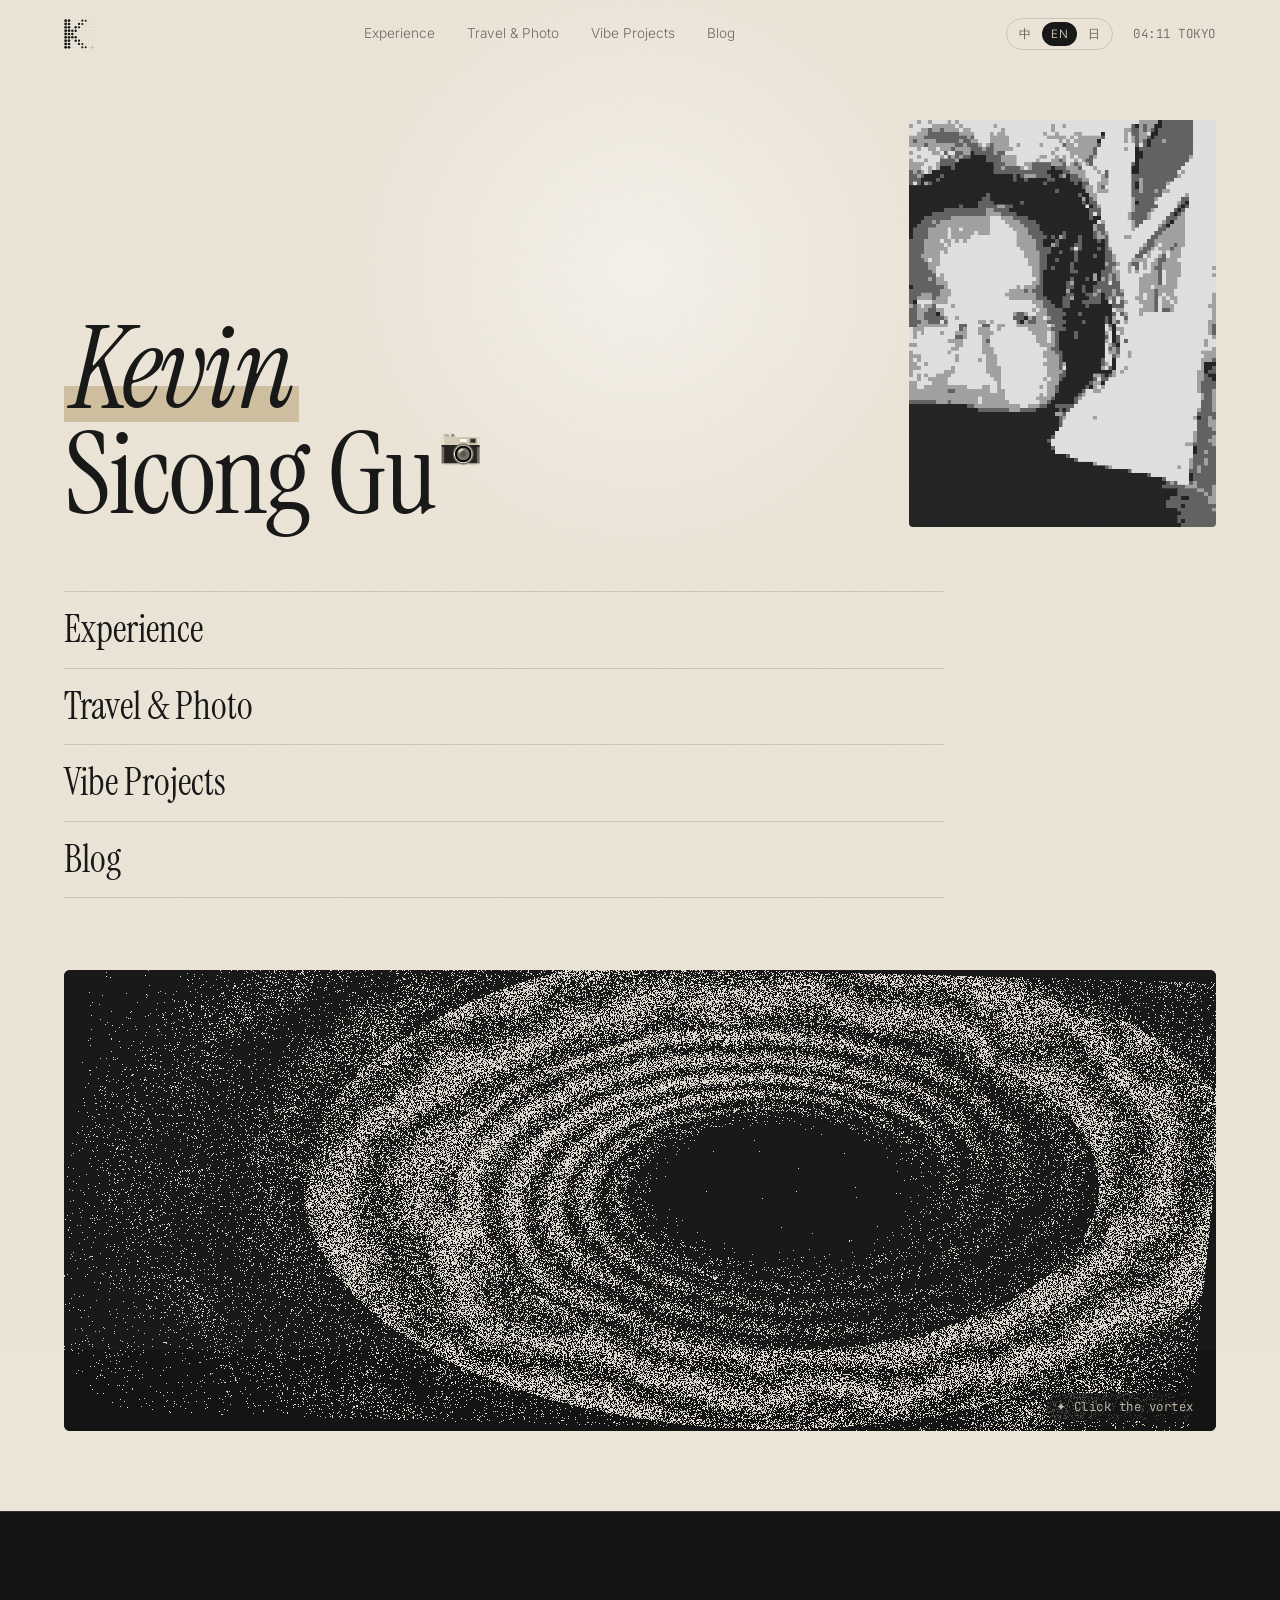
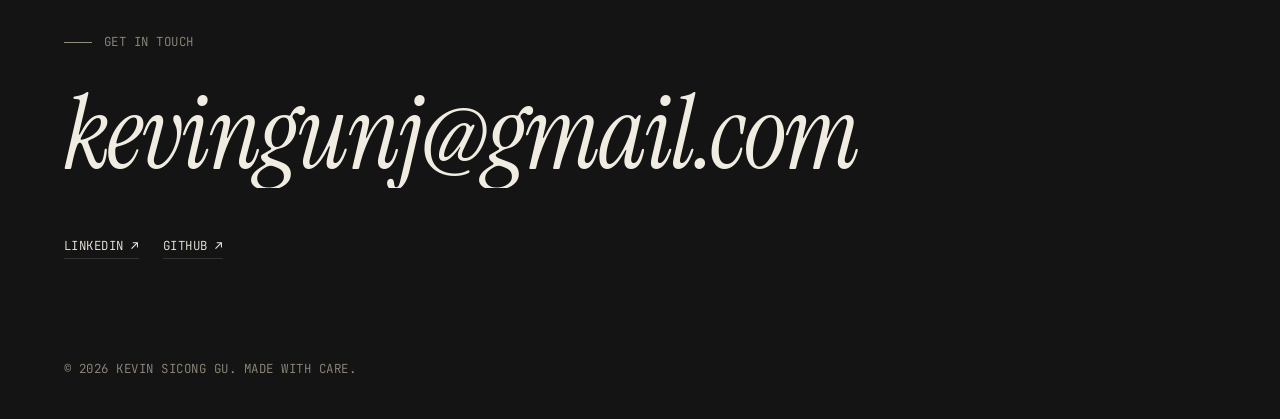
<file: index.html>
<!doctype html>
<html lang="en">
<head>
  <meta charset="utf-8" />
  <meta name="viewport" content="width=device-width, initial-scale=1" />
  <!-- 静态默认值（English）：链接预览与爬虫读取这里；JS 会按语言替换 -->
  <title>Kevin Sicong Gu — Energy Storage Electrical Engineer at CATL</title>
  <meta name="google-site-verification" content="x3fGJMdx3shcHbO05yBfcurWJcnv7KqSDE94bFbAJ0c" />
  <meta name="description" content="Kevin Sicong Gu (顾思聪), energy storage electrical engineer at CATL. Experience, photography and travel, vibe projects and a blog." />
  <meta property="og:type" content="website" />
  <meta property="og:title" content="Kevin Sicong Gu — Energy Storage Electrical Engineer at CATL" />
  <meta property="og:description" content="Kevin Sicong Gu (顾思聪), energy storage electrical engineer at CATL. Experience, photography and travel, vibe projects and a blog." />
  <meta property="og:image" content="https://kevinscsatoshi.github.io/assets/portrait.png" />
  <link rel="alternate" hreflang="en" href="https://kevinscsatoshi.github.io/" />
  <link rel="alternate" hreflang="zh-CN" href="https://kevinscsatoshi.github.io/?lang=zh" />
  <link rel="alternate" hreflang="ja" href="https://kevinscsatoshi.github.io/?lang=ja" />
  <link rel="alternate" hreflang="x-default" href="https://kevinscsatoshi.github.io/" />
  <meta property="og:url" content="https://kevinscsatoshi.github.io/" />
  <meta name="twitter:card" content="summary" />
  <meta name="theme-color" content="#ece5d7" />
  <link rel="icon" href="favicon.svg?v=dev" type="image/svg+xml" />
  <link rel="apple-touch-icon" href="assets/apple-touch-icon.png" />
  <link rel="preconnect" href="https://fonts.googleapis.com" />
  <link rel="preconnect" href="https://fonts.gstatic.com" crossorigin />
  <link href="https://fonts.googleapis.com/css2?family=Instrument+Serif:ital@0;1&family=Inter:wght@300;400;500;600&family=JetBrains+Mono:wght@400;500&family=Noto+Serif+JP:wght@400;500&family=Noto+Serif+SC:wght@400;500&display=swap" rel="stylesheet" />
  <script type="application/ld+json">
{
  "@context": "https://schema.org",
  "@graph": [
    {
      "@type": "WebSite",
      "@id": "https://kevinscsatoshi.github.io/#website",
      "url": "https://kevinscsatoshi.github.io/",
      "name": "Kevin Sicong Gu",
      "inLanguage": [
        "en",
        "zh-CN",
        "ja"
      ]
    },
    {
      "@type": "Person",
      "@id": "https://kevinscsatoshi.github.io/#person",
      "name": "Kevin Sicong Gu",
      "alternateName": [
        "顾思聪",
        "顧 思聡",
        "Sicong Gu",
        "Kevin Gu"
      ],
      "url": "https://kevinscsatoshi.github.io/",
      "image": "https://kevinscsatoshi.github.io/assets/portrait.png",
      "sameAs": [
        "https://www.linkedin.com/in/kevin-ko-/",
        "https://github.com/Kevinscsatoshi"
      ]
    }
  ]
}
  </script>
  <script>document.documentElement.classList.add("js");setTimeout(function(){document.documentElement.classList.add("ready")},2000)</script>
  <link rel="stylesheet" href="style.css?v=dev" />
</head>
<body data-page="home">
  <div class="grain" aria-hidden="true"></div>
  <div class="spotlight" aria-hidden="true"></div>

  <!-- 顶栏、页脚由 main.js 生成（所有页面共用） -->
  <header class="nav" id="site-nav"></header>

  <!-- 首页：只放名字与四个入口 -->
  <main class="hero" id="top">
    <div class="hero-grid">
      <div class="hero-main">
        <h1 class="hero-title reveal" id="hero-title">Kevin Sicong Gu</h1>
      </div>
      <figure class="portrait reveal">
        <img id="portrait" alt="Kevin Sicong Gu" width="773" height="1024" />
      </figure>
    </div>
    <ol class="index reveal" id="home-index"></ol>
    <!-- 点阵艺术：生成式漩涡（art.js） -->
    <figure class="art reveal">
      <canvas id="art" aria-hidden="true"></canvas>
      <figcaption class="art-hint mono" data-i18n="egg.hint">✦ Click the vortex</figcaption>
    </figure>
  </main>

  <footer class="footer dark" id="site-footer"></footer>

  <script src="i18n.js?v=dev"></script>
  <script src="content.js?v=dev"></script>
  <script src="main.js?v=dev"></script>
  <script src="art.js?v=dev"></script>
</body>
</html>
</file>
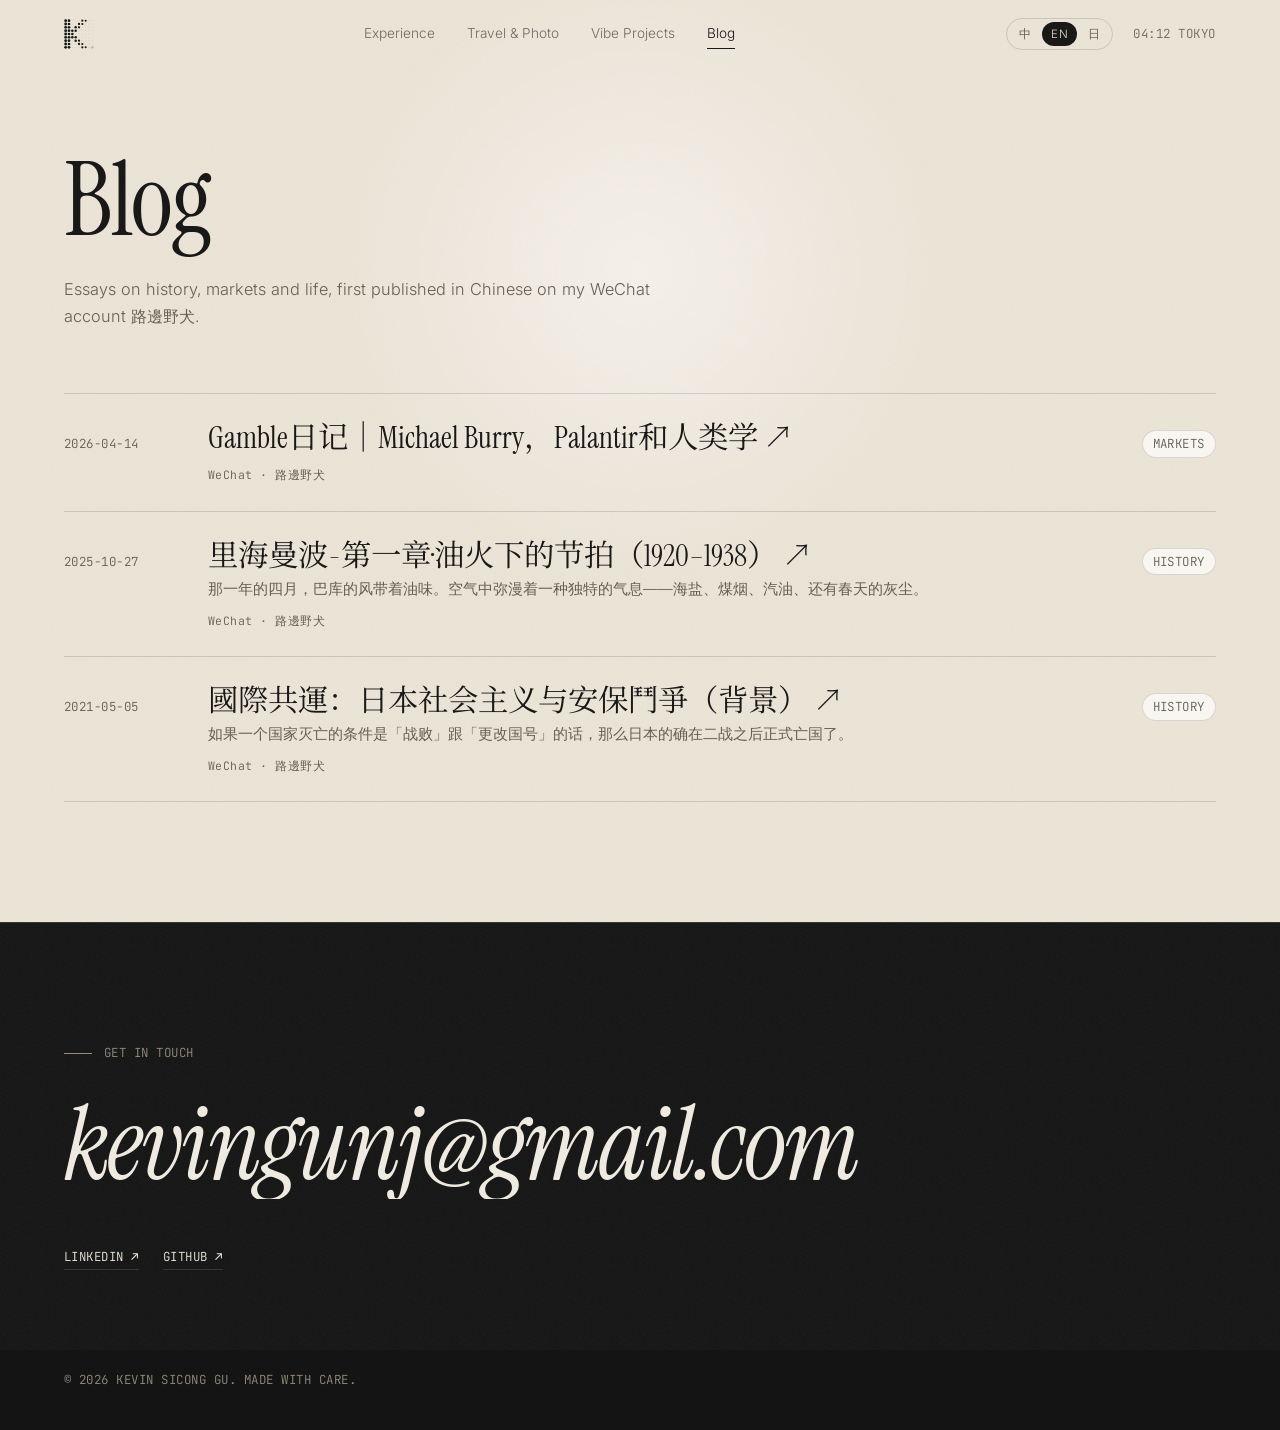
<file: blog.html>
<!doctype html>
<html lang="en">
<head>
  <meta charset="utf-8" />
  <meta name="viewport" content="width=device-width, initial-scale=1" />
  <!-- 静态默认值（English）：链接预览与爬虫读取这里；JS 会按语言替换 -->
  <title>Blog — Kevin Sicong Gu</title>
  <meta name="description" content="Notes on work, photography, markets and building things." />
  <meta property="og:type" content="website" />
  <meta property="og:title" content="Blog — Kevin Sicong Gu" />
  <meta property="og:description" content="Notes on work, photography, markets and building things." />
  <meta property="og:image" content="https://kevinscsatoshi.github.io/assets/portrait.png" />
  <link rel="alternate" hreflang="en" href="https://kevinscsatoshi.github.io/blog.html" />
  <link rel="alternate" hreflang="zh-CN" href="https://kevinscsatoshi.github.io/blog.html?lang=zh" />
  <link rel="alternate" hreflang="ja" href="https://kevinscsatoshi.github.io/blog.html?lang=ja" />
  <link rel="alternate" hreflang="x-default" href="https://kevinscsatoshi.github.io/blog.html" />
  <meta property="og:url" content="https://kevinscsatoshi.github.io/blog.html" />
  <meta name="twitter:card" content="summary" />
  <meta name="theme-color" content="#ece5d7" />
  <link rel="icon" href="favicon.svg?v=dev" type="image/svg+xml" />
  <link rel="apple-touch-icon" href="assets/apple-touch-icon.png" />
  <link rel="preconnect" href="https://fonts.googleapis.com" />
  <link rel="preconnect" href="https://fonts.gstatic.com" crossorigin />
  <link href="https://fonts.googleapis.com/css2?family=Instrument+Serif:ital@0;1&family=Inter:wght@300;400;500;600&family=JetBrains+Mono:wght@400;500&family=Noto+Serif+JP:wght@400;500&family=Noto+Serif+SC:wght@400;500&display=swap" rel="stylesheet" />
  <link rel="stylesheet" href="style.css?v=dev" />
</head>
<body data-page="blog">
  <div class="grain" aria-hidden="true"></div>
  <div class="spotlight" aria-hidden="true"></div>

  <!-- 顶栏、页脚由 main.js 生成（所有页面共用） -->
  <header class="nav" id="site-nav"></header>

  <main class="page">
    <header class="page-head reveal">
      <h1 class="page-title"><span data-i18n="pages.blog.title">Blog</span> <span class="alt" lang="en" data-i18n="pages.blog.alt"></span></h1>
      <p class="page-intro" data-i18n="pages.blog.intro">Essays on history, markets and life — first published (in Chinese) on my WeChat account 路邊野犬.</p>
    </header>
    <ul class="posts" id="posts"></ul>
  </main>

  <footer class="footer dark" id="site-footer"></footer>

  <script src="i18n.js?v=dev"></script>
  <script src="content.js?v=dev"></script>
  <script src="main.js?v=dev"></script>
</body>
</html>
</file>
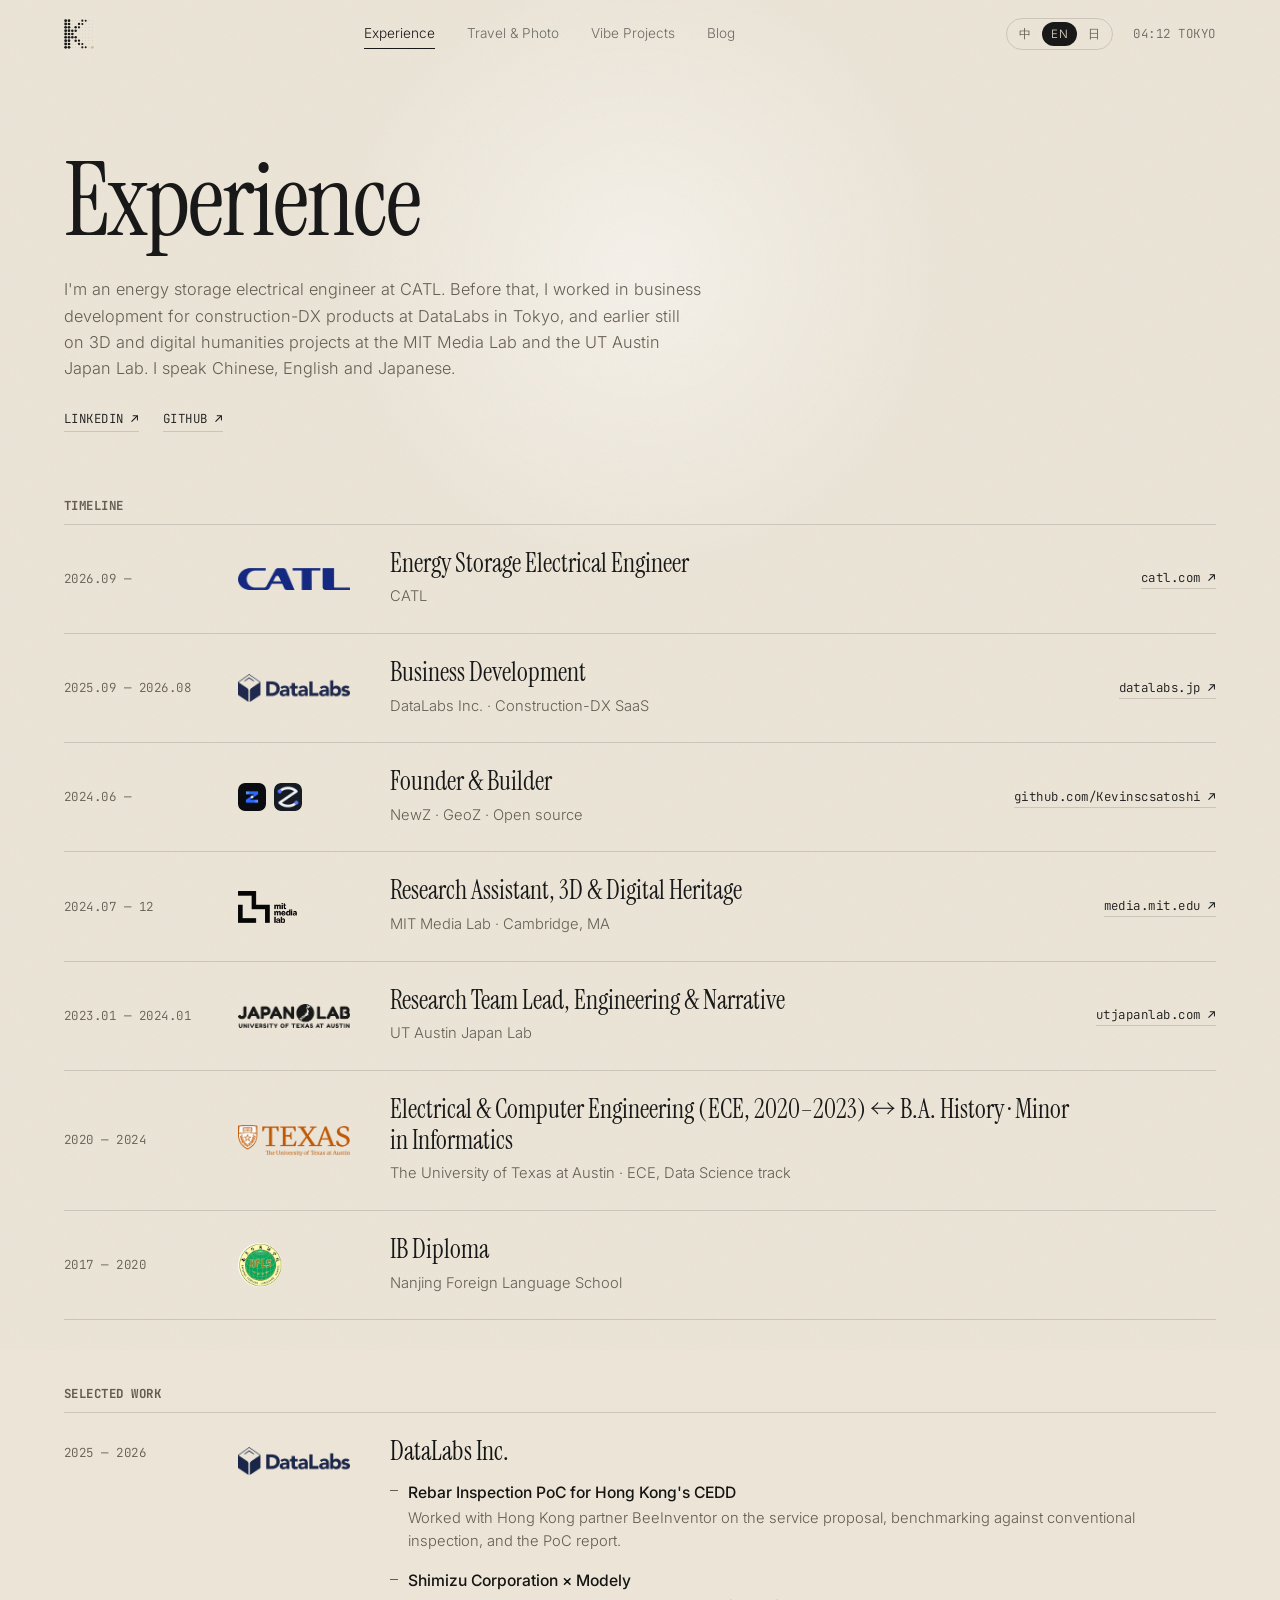
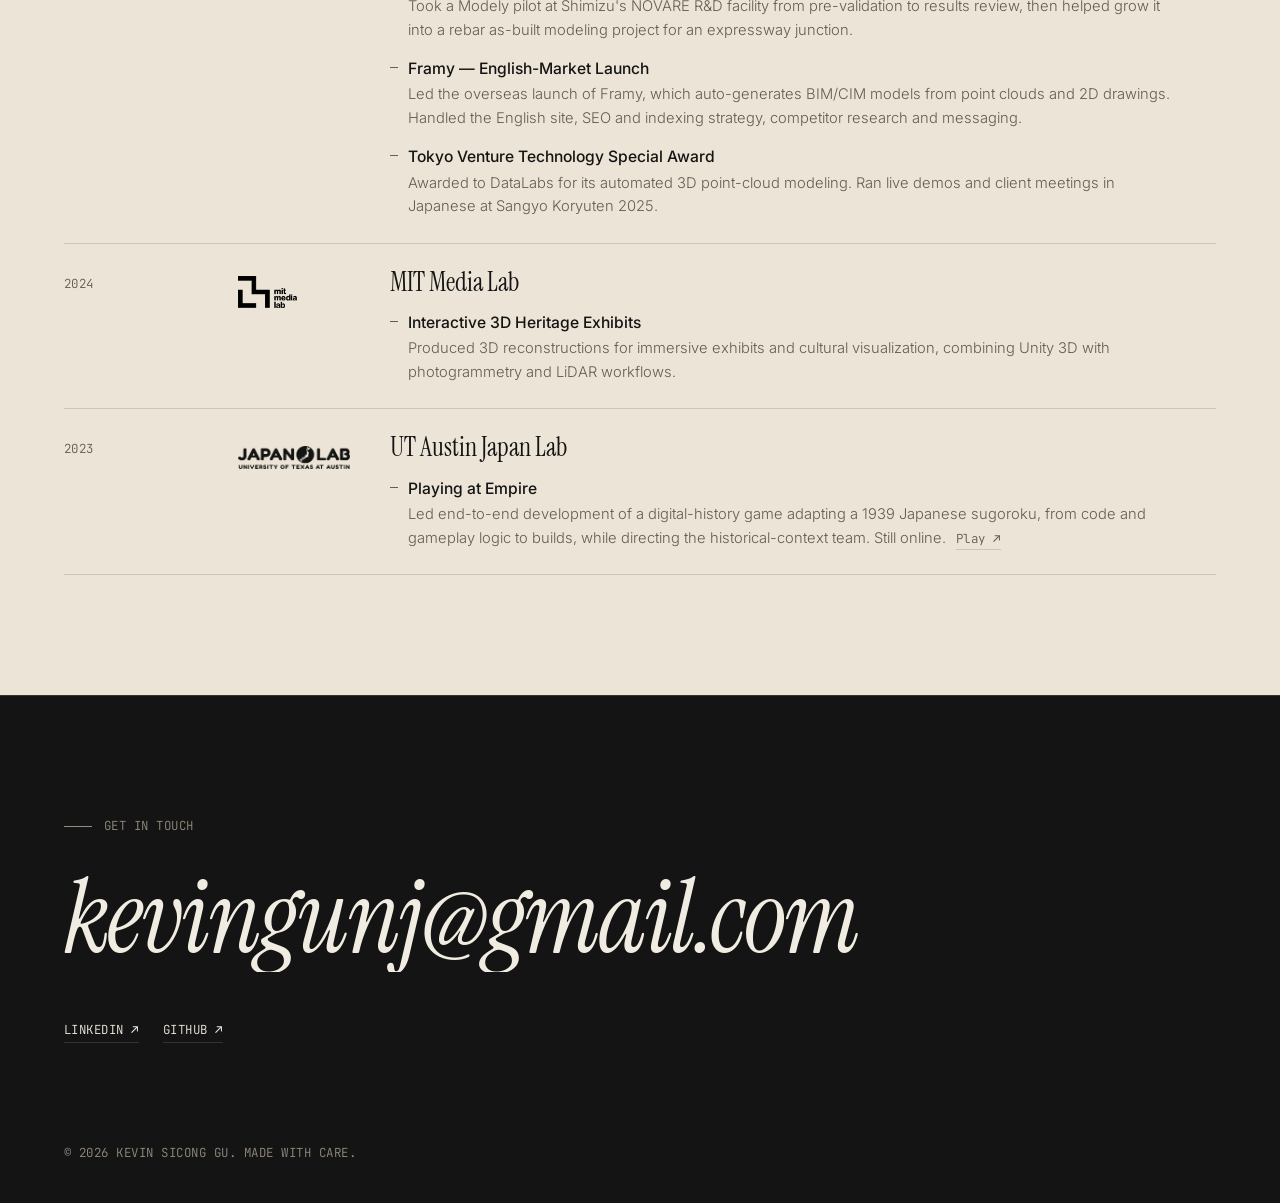
<file: experience.html>
<!doctype html>
<html lang="en">
<head>
  <meta charset="utf-8" />
  <meta name="viewport" content="width=device-width, initial-scale=1" />
  <!-- 静态默认值（English）：链接预览与爬虫读取这里；JS 会按语言替换 -->
  <title>Experience — Kevin Sicong Gu</title>
  <meta name="description" content="Experience of Kevin Sicong Gu: CATL, DataLabs, MIT Media Lab, UT Austin Japan Lab." />
  <meta property="og:type" content="website" />
  <meta property="og:title" content="Experience — Kevin Sicong Gu" />
  <meta property="og:description" content="Experience of Kevin Sicong Gu: CATL, DataLabs, MIT Media Lab, UT Austin Japan Lab." />
  <meta property="og:image" content="https://kevinscsatoshi.github.io/assets/portrait.png" />
  <link rel="alternate" hreflang="en" href="https://kevinscsatoshi.github.io/experience.html" />
  <link rel="alternate" hreflang="zh-CN" href="https://kevinscsatoshi.github.io/experience.html?lang=zh" />
  <link rel="alternate" hreflang="ja" href="https://kevinscsatoshi.github.io/experience.html?lang=ja" />
  <link rel="alternate" hreflang="x-default" href="https://kevinscsatoshi.github.io/experience.html" />
  <meta property="og:url" content="https://kevinscsatoshi.github.io/experience.html" />
  <meta name="twitter:card" content="summary" />
  <meta name="theme-color" content="#ece5d7" />
  <link rel="icon" href="favicon.svg?v=dev" type="image/svg+xml" />
  <link rel="apple-touch-icon" href="assets/apple-touch-icon.png" />
  <link rel="preconnect" href="https://fonts.googleapis.com" />
  <link rel="preconnect" href="https://fonts.gstatic.com" crossorigin />
  <link href="https://fonts.googleapis.com/css2?family=Instrument+Serif:ital@0;1&family=Inter:wght@300;400;500;600&family=JetBrains+Mono:wght@400;500&family=Noto+Serif+JP:wght@400;500&family=Noto+Serif+SC:wght@400;500&display=swap" rel="stylesheet" />
  <script type="application/ld+json">
{
  "@context": "https://schema.org",
  "@type": "ProfilePage",
  "url": "https://kevinscsatoshi.github.io/experience.html",
  "mainEntity": {
    "@type": "Person",
    "@id": "https://kevinscsatoshi.github.io/#person",
    "name": "Kevin Sicong Gu",
    "alternateName": [
      "顾思聪",
      "顧 思聡"
    ],
    "url": "https://kevinscsatoshi.github.io/",
    "image": "https://kevinscsatoshi.github.io/assets/portrait.png",
    "jobTitle": "Energy Storage Electrical Engineer",
    "worksFor": {
      "@type": "Organization",
      "name": "CATL",
      "url": "https://www.catl.com/"
    },
    "alumniOf": [
      {
        "@type": "CollegeOrUniversity",
        "name": "The University of Texas at Austin",
        "url": "https://www.utexas.edu/"
      },
      {
        "@type": "HighSchool",
        "name": "Nanjing Foreign Language School"
      }
    ],
    "knowsLanguage": [
      "zh",
      "en",
      "ja"
    ],
    "sameAs": [
      "https://www.linkedin.com/in/kevin-ko-/",
      "https://github.com/Kevinscsatoshi"
    ]
  }
}
  </script>
  <script>document.documentElement.classList.add("js");setTimeout(function(){document.documentElement.classList.add("ready")},2000)</script>
  <link rel="stylesheet" href="style.css?v=dev" />
</head>
<body data-page="experience">
  <div class="grain" aria-hidden="true"></div>
  <div class="spotlight" aria-hidden="true"></div>

  <!-- 顶栏、页脚由 main.js 生成（所有页面共用） -->
  <header class="nav" id="site-nav"></header>

  <main class="page">
    <header class="page-head reveal">
      <h1 class="page-title"><span data-i18n="pages.experience.title">Experience</span> <span class="alt" lang="en" data-i18n="pages.experience.alt"></span></h1>
      <p class="page-intro" data-i18n="pages.experience.intro">I'm an energy storage electrical engineer at CATL. Before that, business development for construction-DX products at DataLabs in Tokyo; earlier, 3D and digital-humanities projects at the MIT Media Lab and the UT Austin Japan Lab. Trilingual in Chinese, English and Japanese.</p>
      <div class="links mono" id="profile-links"></div>
    </header>

    <h2 class="sub-head mono reveal" data-i18n="pages.experience.timeline">Timeline</h2>
    <ul class="rows" id="timeline"></ul>

    <h2 class="sub-head mono reveal" data-i18n="pages.experience.selected">Selected Work</h2>
    <ul class="rows" id="projects-list"></ul>
  </main>

  <footer class="footer dark" id="site-footer"></footer>

  <script src="i18n.js?v=dev"></script>
  <script src="content.js?v=dev"></script>
  <script src="main.js?v=dev"></script>
</body>
</html>
</file>
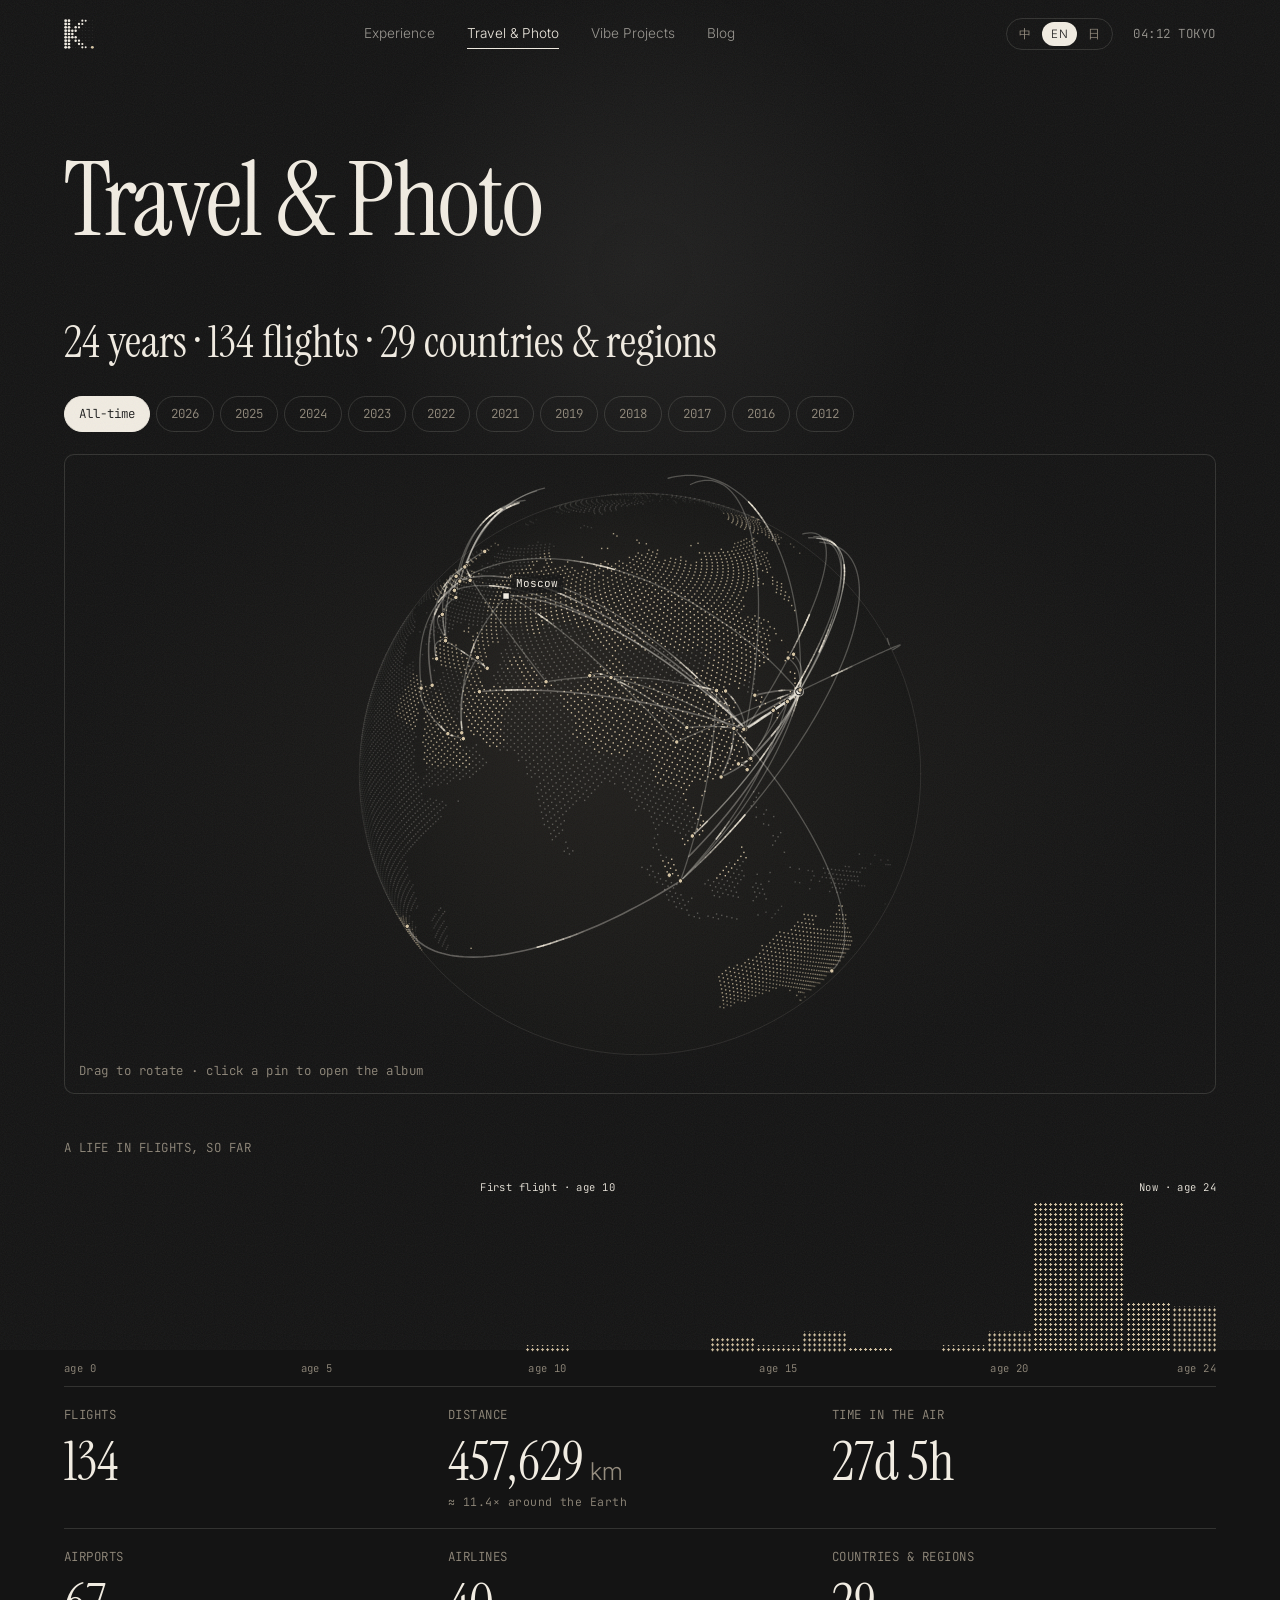
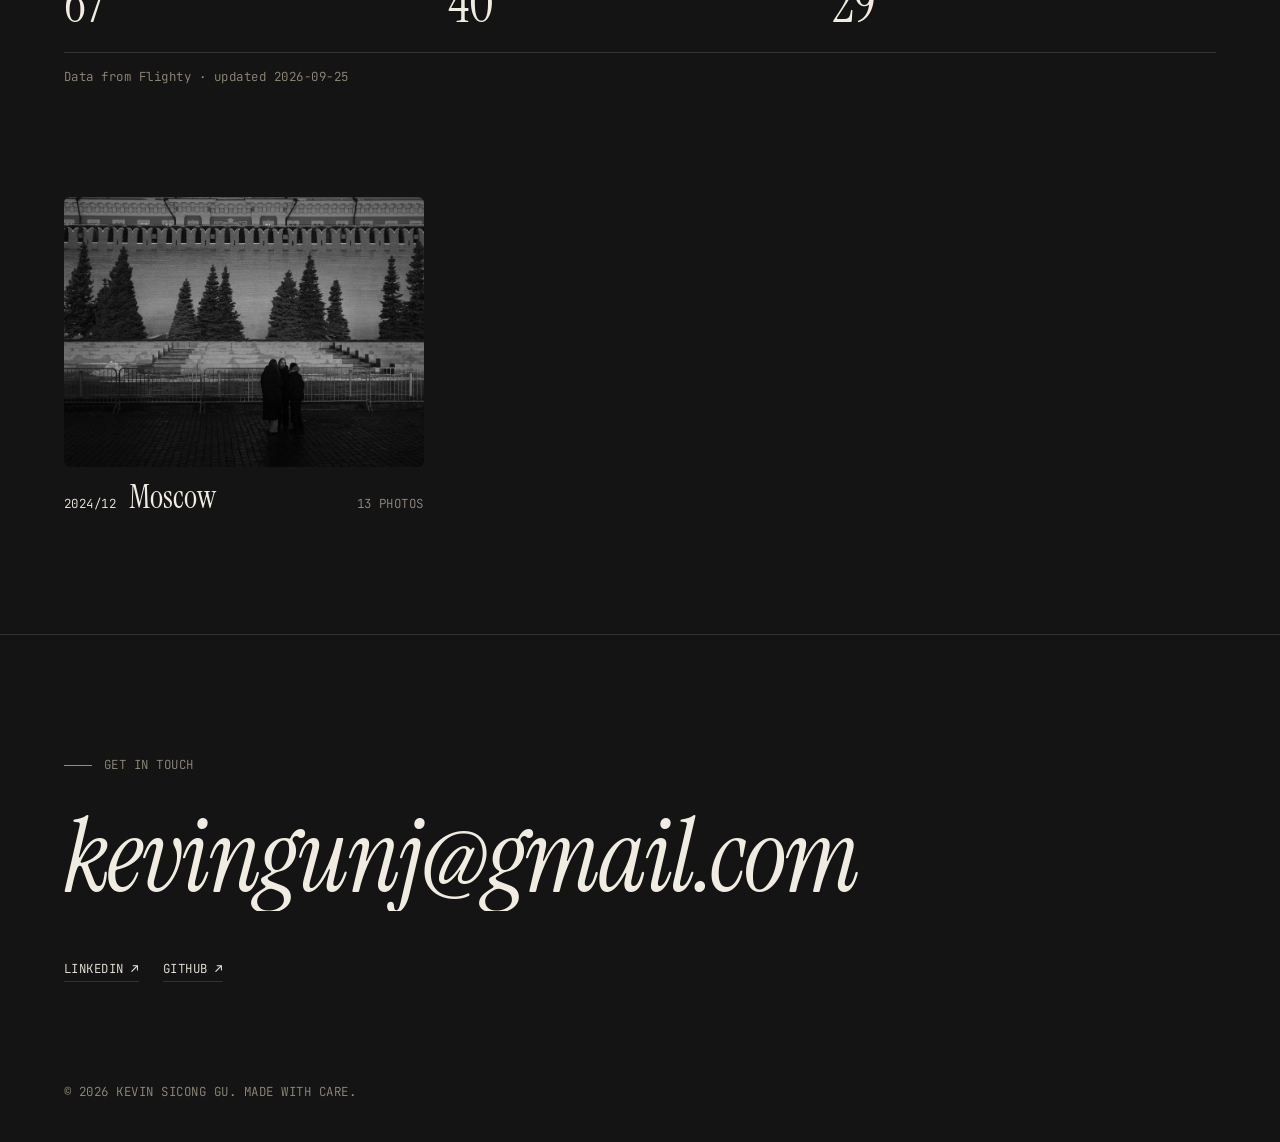
<file: photography.html>
<!doctype html>
<html lang="en">
<head>
  <meta charset="utf-8" />
  <meta name="viewport" content="width=device-width, initial-scale=1" />
  <!-- 静态默认值（English）：链接预览与爬虫读取这里；JS 会按语言替换 -->
  <title>Travel &amp; Photo — Kevin Sicong Gu</title>
  <meta name="description" content="Kevin Sicong Gu's flights, travels and photo albums." />
  <meta property="og:type" content="website" />
  <meta property="og:title" content="Travel &amp; Photo — Kevin Sicong Gu" />
  <meta property="og:description" content="Kevin Sicong Gu's flights, travels and photo albums." />
  <meta property="og:image" content="https://kevinscsatoshi.github.io/assets/portrait.png" />
  <link rel="alternate" hreflang="en" href="https://kevinscsatoshi.github.io/photography.html" />
  <link rel="alternate" hreflang="zh-CN" href="https://kevinscsatoshi.github.io/photography.html?lang=zh" />
  <link rel="alternate" hreflang="ja" href="https://kevinscsatoshi.github.io/photography.html?lang=ja" />
  <link rel="alternate" hreflang="x-default" href="https://kevinscsatoshi.github.io/photography.html" />
  <meta property="og:url" content="https://kevinscsatoshi.github.io/photography.html" />
  <meta name="twitter:card" content="summary" />
  <meta name="theme-color" content="#141414" />
  <link rel="icon" href="favicon.svg?v=dev" type="image/svg+xml" />
  <link rel="apple-touch-icon" href="assets/apple-touch-icon.png" />
  <link rel="preconnect" href="https://fonts.googleapis.com" />
  <link rel="preconnect" href="https://fonts.gstatic.com" crossorigin />
  <link href="https://fonts.googleapis.com/css2?family=Instrument+Serif:ital@0;1&family=Inter:wght@300;400;500;600&family=JetBrains+Mono:wght@400;500&family=Noto+Serif+JP:wght@400;500&family=Noto+Serif+SC:wght@400;500&display=swap" rel="stylesheet" />
  <script>document.documentElement.classList.add("js");setTimeout(function(){document.documentElement.classList.add("ready")},2000)</script>
  <link rel="stylesheet" href="style.css?v=dev" />
</head>
<body data-page="photography" class="dark">
  <div class="grain" aria-hidden="true"></div>
  <div class="spotlight" aria-hidden="true"></div>

  <!-- 顶栏、页脚由 main.js 生成（所有页面共用） -->
  <header class="nav" id="site-nav"></header>

  <main class="page">
    <header class="page-head reveal">
      <h1 class="page-title"><span data-i18n="pages.photography.title">Travel &amp; Photo</span> <span class="alt" lang="en" data-i18n="pages.photography.alt"></span></h1>
      <p class="page-intro" data-i18n="pages.photography.intro"></p>
    </header>
    <!-- 飞行地球（globe.js）：数据来自 Flighty 导出（flights.js） -->
    <section class="travel reveal" id="travel" aria-label="Flights">
      <p class="travel-headline" id="travel-headline"></p>
      <div class="travel-tabs mono" id="travel-tabs" role="tablist"></div>
      <div class="globe-wrap">
        <canvas id="globe" aria-hidden="true"></canvas>
        <div class="globe-tip mono" id="globe-tip" hidden></div>
        <p class="globe-hint mono" data-i18n="travel.hint"></p>
      </div>
      <!-- 人生至今的旅行：出生到今天，每年一列，每个点 = 一次航班 -->
      <div class="life" id="life">
        <p class="life-title mono" data-i18n="travel.life"></p>
        <div class="life-chart" id="life-chart"></div>
      </div>
      <dl class="travel-stats" id="travel-stats"></dl>
      <p class="travel-note mono" id="travel-note"></p>
    </section>

    <div id="albums"></div>
  </main>

  <footer class="footer dark" id="site-footer"></footer>

  <!-- 大图浏览：← → 键、左右滑动、按钮切换；Esc 或点空白处关闭 -->
  <div class="lightbox dark" id="lightbox" aria-hidden="true" role="dialog" aria-modal="true">
    <button class="lb-close mono" type="button" data-i18n="lightbox.close">Close ✕</button>
    <button class="lb-nav lb-prev" type="button" data-i18n-aria="lightbox.prev" aria-label="Previous">←</button>
    <figure class="lb-stage"><img alt="" /></figure>
    <button class="lb-nav lb-next" type="button" data-i18n-aria="lightbox.next" aria-label="Next">→</button>
    <p class="lb-cap mono"></p>
    <a class="lb-loc mono" target="_blank" rel="noopener" hidden></a>
  </div>

  <script src="i18n.js?v=dev"></script>
  <script src="content.js?v=dev"></script>
  <script src="albums.js?v=dev"></script>
  <script src="flights.js?v=dev"></script>
  <script src="assets/globe-land.js?v=dev"></script>
  <script src="globe.js?v=dev"></script>
  <script src="main.js?v=dev"></script>
</body>
</html>
</file>
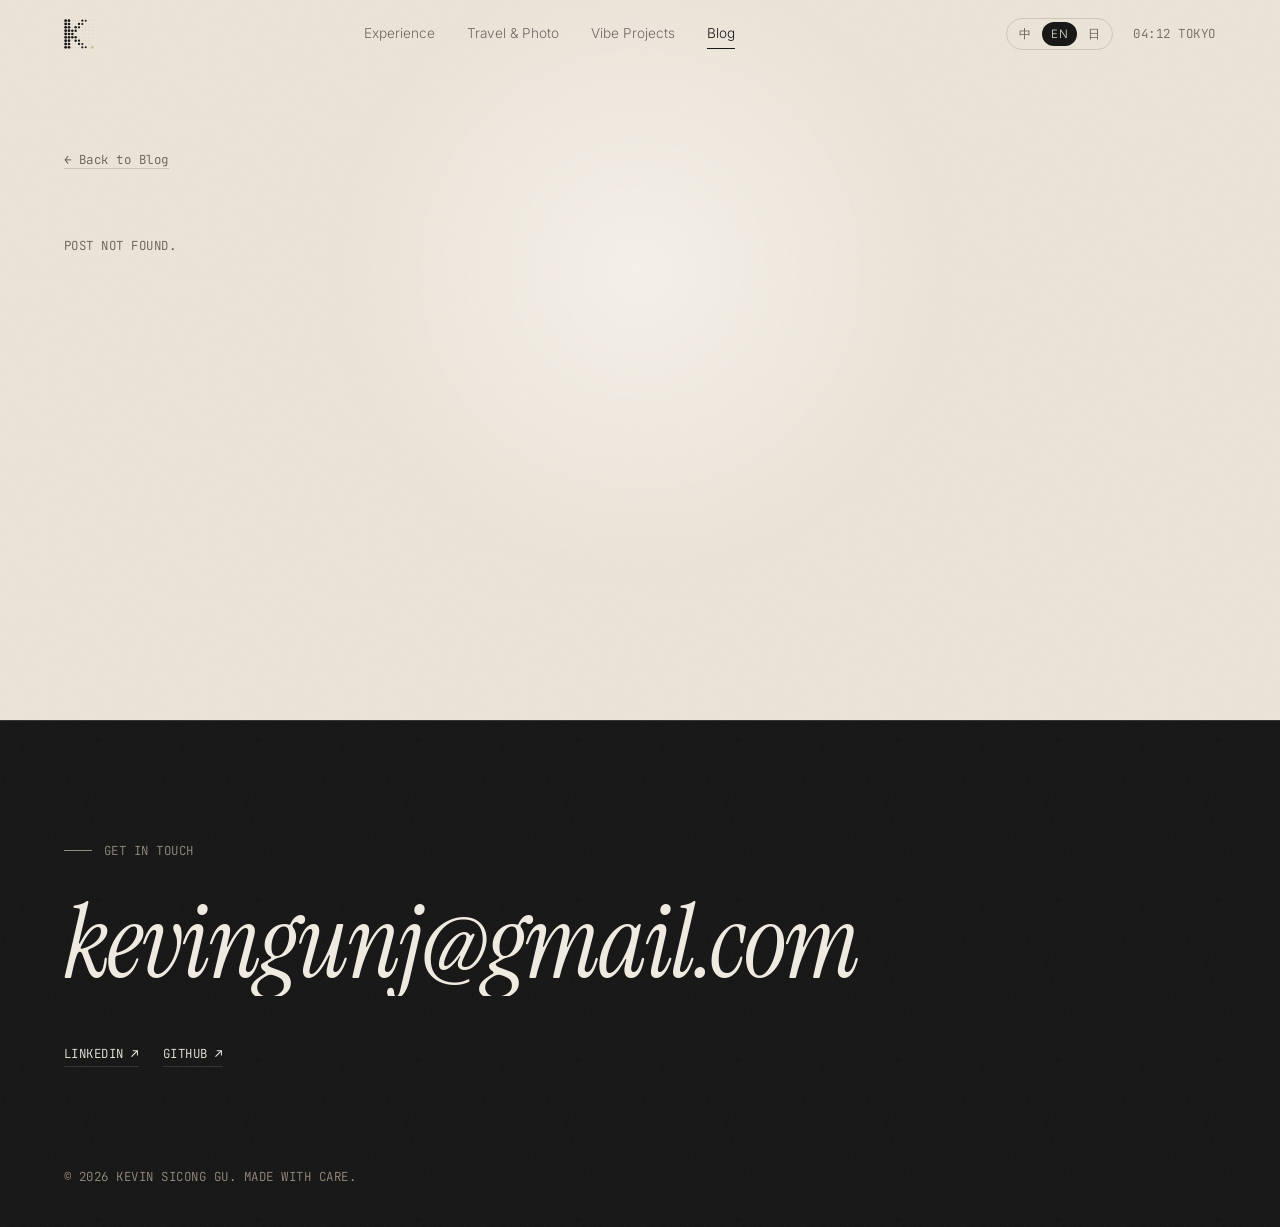
<file: post.html>
<!doctype html>
<html lang="en">
<head>
  <meta charset="utf-8" />
  <meta name="viewport" content="width=device-width, initial-scale=1" />
  <!-- 静态默认值（English）：链接预览与爬虫读取这里；JS 会按语言替换 -->
  <title>Blog — Kevin Sicong Gu</title>
  <meta name="description" content="A blog post by Kevin Sicong Gu." />
  <meta property="og:type" content="website" />
  <meta property="og:title" content="Blog — Kevin Sicong Gu" />
  <meta property="og:description" content="A blog post by Kevin Sicong Gu." />
  <meta property="og:image" content="https://kevinscsatoshi.github.io/assets/portrait.png" />
  <meta name="robots" content="noindex" />
  <meta name="theme-color" content="#ece5d7" />
  <link rel="icon" href="favicon.svg?v=dev" type="image/svg+xml" />
  <link rel="apple-touch-icon" href="assets/apple-touch-icon.png" />
  <link rel="preconnect" href="https://fonts.googleapis.com" />
  <link rel="preconnect" href="https://fonts.gstatic.com" crossorigin />
  <link href="https://fonts.googleapis.com/css2?family=Instrument+Serif:ital@0;1&family=Inter:wght@300;400;500;600&family=JetBrains+Mono:wght@400;500&family=Noto+Serif+JP:wght@400;500&family=Noto+Serif+SC:wght@400;500&display=swap" rel="stylesheet" />
  <script>document.documentElement.classList.add("js");setTimeout(function(){document.documentElement.classList.add("ready")},2000)</script>
  <link rel="stylesheet" href="style.css?v=dev" />
</head>
<body data-page="post">
  <div class="grain" aria-hidden="true"></div>
  <div class="spotlight" aria-hidden="true"></div>

  <!-- 顶栏、页脚由 main.js 生成（所有页面共用） -->
  <header class="nav" id="site-nav"></header>

  <main class="page page--narrow">
    <p class="mono back"><a href="blog.html" data-i18n="pages.blog.back">← Back to Blog</a></p>
    <article class="post-article" id="post"></article>
  </main>

  <footer class="footer dark" id="site-footer"></footer>

  <script src="i18n.js?v=dev"></script>
  <script src="content.js?v=dev"></script>
  <script src="main.js?v=dev"></script>
</body>
</html>
</file>
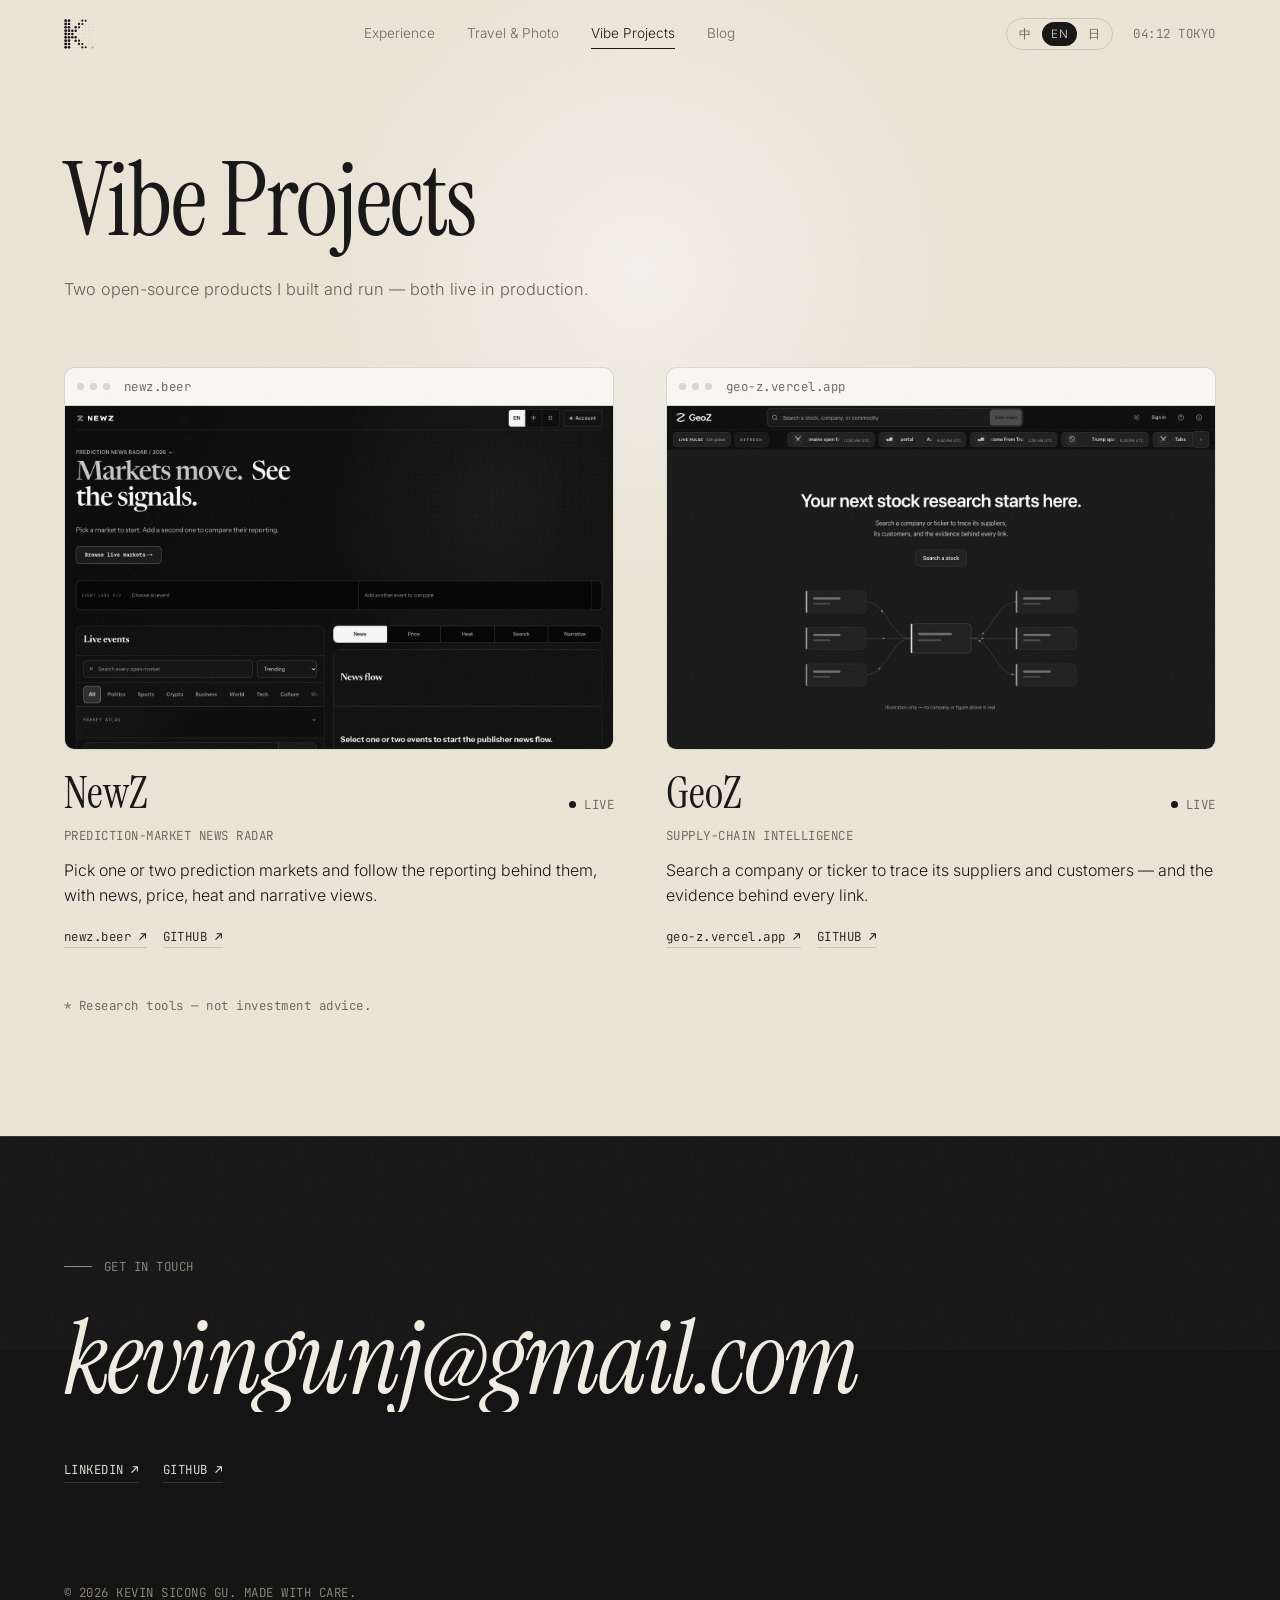
<file: projects.html>
<!doctype html>
<html lang="en">
<head>
  <meta charset="utf-8" />
  <meta name="viewport" content="width=device-width, initial-scale=1" />
  <!-- 静态默认值（English）：链接预览与爬虫读取这里；JS 会按语言替换 -->
  <title>Vibe Projects — Kevin Sicong Gu</title>
  <meta name="description" content="NewZ and GeoZ — open-source products built by Kevin Sicong Gu." />
  <meta property="og:type" content="website" />
  <meta property="og:title" content="Vibe Projects — Kevin Sicong Gu" />
  <meta property="og:description" content="NewZ and GeoZ — open-source products built by Kevin Sicong Gu." />
  <meta property="og:image" content="https://kevinscsatoshi.github.io/assets/portrait.png" />
  <link rel="alternate" hreflang="en" href="https://kevinscsatoshi.github.io/projects.html" />
  <link rel="alternate" hreflang="zh-CN" href="https://kevinscsatoshi.github.io/projects.html?lang=zh" />
  <link rel="alternate" hreflang="ja" href="https://kevinscsatoshi.github.io/projects.html?lang=ja" />
  <link rel="alternate" hreflang="x-default" href="https://kevinscsatoshi.github.io/projects.html" />
  <meta property="og:url" content="https://kevinscsatoshi.github.io/projects.html" />
  <meta name="twitter:card" content="summary" />
  <meta name="theme-color" content="#ece5d7" />
  <link rel="icon" href="favicon.svg?v=dev" type="image/svg+xml" />
  <link rel="apple-touch-icon" href="assets/apple-touch-icon.png" />
  <link rel="preconnect" href="https://fonts.googleapis.com" />
  <link rel="preconnect" href="https://fonts.gstatic.com" crossorigin />
  <link href="https://fonts.googleapis.com/css2?family=Instrument+Serif:ital@0;1&family=Inter:wght@300;400;500;600&family=JetBrains+Mono:wght@400;500&family=Noto+Serif+JP:wght@400;500&family=Noto+Serif+SC:wght@400;500&display=swap" rel="stylesheet" />
  <script>document.documentElement.classList.add("js");setTimeout(function(){document.documentElement.classList.add("ready")},2000)</script>
  <link rel="stylesheet" href="style.css?v=dev" />
</head>
<body data-page="projects">
  <div class="grain" aria-hidden="true"></div>
  <div class="spotlight" aria-hidden="true"></div>

  <!-- 顶栏、页脚由 main.js 生成（所有页面共用） -->
  <header class="nav" id="site-nav"></header>

  <main class="page">
    <header class="page-head reveal">
      <h1 class="page-title"><span data-i18n="pages.projects.title">Vibe Projects</span> <span class="alt" lang="en" data-i18n="pages.projects.alt"></span></h1>
      <p class="page-intro" data-i18n="pages.projects.intro">Two open-source products I built and run — both live in production.</p>
    </header>
    <div class="builds" id="builds"></div>
    <p class="note mono" data-i18n="pages.projects.note">* Research tools — not investment advice.</p>
  </main>

  <footer class="footer dark" id="site-footer"></footer>

  <script src="i18n.js?v=dev"></script>
  <script src="content.js?v=dev"></script>
  <script src="main.js?v=dev"></script>
</body>
</html>
</file>
<file: style.css>
/* ============================================================
   Palette: 黑 · 白 · 米色
   浅色页面（默认）= 米色纸面 + 黑色墨字 + 白色卡片
   深色页面 / 区块（.dark）= 黑底 + 米白文字 + 米色强调
   ============================================================ */
:root {
  --paper: #ece5d7;
  --paper-2: #e2d9c6;
  --white: #faf8f3;
  --ink: #141414;

  --bg: var(--paper);
  --bg-2: var(--paper-2);
  --card: var(--white);
  --fg: var(--ink);
  --muted: #635c50;
  --line: rgba(20, 20, 20, 0.14);
  --accent: var(--ink);
  --mark: #cfbf9f;
  --glow: rgba(255, 255, 255, 0.5);

  --serif: "Instrument Serif", "Songti SC", "Noto Serif SC", serif;
  --sans: "Inter", "PingFang SC", "Hiragino Sans GB", system-ui, sans-serif;
  --mono: "JetBrains Mono", ui-monospace, "PingFang SC", "Hiragino Sans", monospace;
  --pad: clamp(16px, 5vw, 72px);
}

.dark {
  --bg: #141414;
  --bg-2: #1e1d1b;
  --card: #1e1d1b;
  --fg: #f1ece2;
  --muted: #948c7e;
  --line: rgba(241, 236, 226, 0.14);
  --accent: #d8c7a6;
  --mark: #d8c7a6;
  --glow: rgba(241, 236, 226, 0.06);
  background: var(--bg);
  color: var(--fg);
}

* { box-sizing: border-box; margin: 0; padding: 0; }
html { scroll-behavior: smooth; }
body {
  background: var(--bg);
  color: var(--fg);
  font-family: var(--sans);
  font-weight: 300;
  line-height: 1.6;
  -webkit-font-smoothing: antialiased;
  overflow-x: hidden;
}
a { color: inherit; text-decoration: none; }
button { font: inherit; color: inherit; background: none; border: 0; cursor: pointer; }
img { display: block; max-width: 100%; }
::selection { background: var(--fg); color: var(--bg); }
/* 等 JS 按访客语言渲染好再显示，避免中文 / 日文访客先看到英文 */
body > :is(header, main, footer) { transition: opacity .25s ease; }
.js:not(.ready) body > :is(header, main, footer) { opacity: 0; }
/* 键盘操作时清楚的焦点；触摸时不出现灰色闪块 */
a, button, [role="button"] { -webkit-tap-highlight-color: transparent; }
:is(a, button, [role="button"]):focus-visible { outline: 2px solid var(--fg); outline-offset: 3px; border-radius: 2px; }
p, h1, h2, h3, h4 { text-wrap: pretty; }

.mono { font-family: var(--mono); font-size: 0.78rem; letter-spacing: 0.04em; text-transform: uppercase; }
.muted { color: var(--muted); }
.alt { font-family: var(--sans); font-size: 0.4em; color: var(--muted); letter-spacing: 0.1em; vertical-align: middle; margin-left: 0.6em; }
.alt:empty { display: none; }
.alt { white-space: nowrap; }

/* ---------- ambient layers ---------- */
.grain {
  position: fixed; inset: -50%; z-index: 100; pointer-events: none; opacity: 0.06;
  background-image: url("data:image/svg+xml,%3Csvg xmlns='http://www.w3.org/2000/svg' width='160' height='160'%3E%3Cfilter id='n'%3E%3CfeTurbulence type='fractalNoise' baseFrequency='.9' numOctaves='3'/%3E%3C/filter%3E%3Crect width='100%25' height='100%25' filter='url(%23n)'/%3E%3C/svg%3E");
  animation: grain 1s steps(4) infinite;
}
@keyframes grain {
  0% { transform: translate(0, 0); } 25% { transform: translate(-3%, 2%); }
  50% { transform: translate(2%, -3%); } 75% { transform: translate(-2%, -1%); }
}
.spotlight {
  position: fixed; inset: 0; z-index: 0; pointer-events: none;
  background: radial-gradient(520px circle at var(--mx, 50%) var(--my, 30%), var(--glow), transparent 60%);
}

/* ---------- nav（所有页面共用） ---------- */
.nav {
  position: fixed; top: 0; left: 0; right: 0; z-index: 50;
  display: flex; align-items: center; justify-content: space-between; gap: 16px;
  padding: 18px var(--pad);
  border-bottom: 1px solid transparent;
  transition: background .3s, border-color .3s, padding .3s;
}
.nav.scrolled {
  padding-top: 12px; padding-bottom: 12px;
  background: color-mix(in srgb, var(--bg) 86%, transparent);
  -webkit-backdrop-filter: blur(14px); backdrop-filter: blur(14px);
  border-color: var(--line);
}
.logo { display: block; line-height: 0; }
.logo-mark { width: 30px; height: 30px; display: block; overflow: visible; }
.logo-mark .k { fill: currentColor; }
.logo-mark .g { fill: currentColor; opacity: 0.28; }
.logo-mark .a { fill: var(--mark); }
/* 悬停：点从左上到右下依次放大，像一阵波纹 */
.logo-mark circle {
  transform-box: fill-box; transform-origin: center;
  transition: transform .45s cubic-bezier(.3, 1.6, .5, 1) calc(var(--i) * 5ms);
}
.logo:hover .logo-mark :is(.k, .a) { transform: scale(1.22); }
.logo:hover .logo-mark .g { transform: scale(2.2); }
.nav nav { display: flex; gap: clamp(14px, 2.6vw, 32px); font-size: 0.85rem; white-space: nowrap; }
.nav nav a { position: relative; opacity: 0.6; transition: opacity .2s; }
.nav nav a:hover, .nav nav a.active { opacity: 1; }
.nav nav a.active::after {
  content: ""; position: absolute; left: 0; right: 0; bottom: -4px; height: 1px; background: currentColor;
}
.clock { opacity: 0.6; white-space: nowrap; }
.nav-right { display: flex; align-items: center; gap: 20px; }
.lang { display: flex; gap: 2px; padding: 3px; border: 1px solid var(--line); border-radius: 999px; }
.lang a {
  padding: 3px 9px; border-radius: 999px; font-family: var(--sans); font-size: 0.72rem; letter-spacing: 0.04em;
  color: var(--muted); transition: background .2s, color .2s;
}
.lang a:hover { color: var(--fg); }
.lang a.active { background: var(--fg); color: var(--bg); }

/* ---------- 首页 hero ---------- */
.hero {
  position: relative; z-index: 1;
  min-height: 100svh;
  display: flex; flex-direction: column; justify-content: center;
  padding: 120px var(--pad) 80px;
}
.hero-grid { display: grid; grid-template-columns: 1fr auto; gap: clamp(32px, 5vw, 80px); align-items: end; }
.eyebrow { display: flex; align-items: center; gap: 12px; margin-bottom: 28px; }
.eyebrow::before { content: ""; width: 28px; height: 1px; background: currentColor; }
.hero-title {
  font-family: var(--serif); font-weight: 400;
  font-size: clamp(3rem, 9vw, 8.5rem);
  line-height: 0.92; letter-spacing: -0.02em;
}
.hero-title .line { display: block; }
.hero-title em {
  font-style: italic;
  padding: 0 0.06em;
  background: linear-gradient(transparent 62%, var(--mark) 62%, var(--mark) 86%, transparent 86%);
  -webkit-box-decoration-break: clone; box-decoration-break: clone;
}
/* 日文名字的读音（振り仮名）：用 ::before 显示，不计入标题文字 */
.furi { position: relative; display: inline-block; }
.furi::before {
  content: attr(data-r); position: absolute; left: 0; right: 0; bottom: 100%;
  text-align: center; font-family: var(--sans); font-size: 0.15em; font-weight: 400;
  letter-spacing: 0.35em; text-indent: 0.35em; color: var(--muted); padding-bottom: 0.25em; white-space: nowrap;
}

/* emoji：少量、与米色调统一 */
.emo { display: inline-block; font-style: normal; filter: grayscale(1) sepia(0.35) contrast(1.05); }
.emo {
  font-size: 0.3em; vertical-align: 1.6em; margin-left: 0.15em;
  animation: bob 2.6s ease-in-out infinite;
  transition: opacity .35s, transform .35s;
}
.emo::after { content: attr(data-emo); }
.emo.out { opacity: 0; transform: scale(0.3) rotate(-25deg); }
@keyframes bob { 0%, 100% { translate: 0 0; } 50% { translate: 0 -0.12em; } }

/* 头像：像素照片，与纸面融合；宽度随屏幕变化 */
.portrait { width: clamp(200px, 24vw, 320px); }
.portrait img {
  width: 100%; height: auto; aspect-ratio: 773 / 1024; object-fit: cover;
  image-rendering: pixelated; mix-blend-mode: multiply;
  border-radius: 4px;
}

/* 首页点阵艺术 */
.art {
  margin-top: 72px; aspect-ratio: 5 / 2; overflow: hidden;
  background: #141414; border-radius: 6px;
}
.art canvas { display: block; width: 100%; height: 100%; image-rendering: pixelated; cursor: pointer; }
.art { position: relative; }
.art-hint {
  position: absolute; right: 12px; bottom: 10px; color: #c9c0b0; text-transform: none;
  padding: 4px 10px; border-radius: 999px; background: rgba(20, 20, 20, 0.7);
  pointer-events: none; animation: hintPulse 3s ease-in-out infinite;
}
@keyframes hintPulse { 0%, 100% { opacity: 0.55; } 50% { opacity: 1; } }

/* 首页四个入口 */
.index { list-style: none; margin-top: 64px; border-top: 1px solid var(--line); max-width: 880px; }
.index a {
  display: grid; grid-template-columns: 1fr auto 32px; align-items: baseline; gap: 16px;
  padding: 18px 0; border-bottom: 1px solid var(--line);
  transition: padding .35s cubic-bezier(.2,.8,.2,1);
}
.index .label { font-family: var(--serif); font-size: clamp(1.5rem, 3.2vw, 2.4rem); line-height: 1; }
.index .alt { font-size: 0.85rem; margin: 0; }
.index .alt:empty { display: inline; }
.index .arrow { opacity: 0; transform: translateX(-8px); transition: .3s; }
.index a:hover { padding-left: 16px; }
.index a:hover .label { font-style: italic; }
.index a:hover .arrow { opacity: 1; transform: none; }

/* ---------- 内页通用 ---------- */
.page { position: relative; z-index: 1; min-height: 80vh; padding: 150px var(--pad) 120px; }
.page-head { margin-bottom: 64px; }
.page-title {
  font-family: var(--serif); font-weight: 400;
  font-size: clamp(2.8rem, 8vw, 6.5rem); line-height: 1; letter-spacing: -0.02em;
}
.page-title .alt { margin-left: 0.3em; }
.page-intro { max-width: 640px; margin-top: 24px; color: var(--muted); font-size: 1.02rem; }
.page-intro:empty { display: none; }
.sub-head { color: var(--muted); margin: 64px 0 8px; }
.links { display: flex; gap: 24px; margin-top: 28px; flex-wrap: wrap; }
.links a, .socials a { border-bottom: 1px solid var(--line); padding-bottom: 2px; transition: .2s; }
.links a:hover, .socials a:hover { color: var(--accent); border-color: var(--accent); }
.plinks { display: flex; gap: 16px; flex-wrap: wrap; }
.plinks a { border-bottom: 1px solid var(--line); transition: border-color .2s; }
.plinks a:hover { border-color: var(--fg); }

/* 个人经历：履历与项目列表 */
.rows { list-style: none; border-top: 1px solid var(--line); }
.row {
  display: grid; grid-template-columns: 150px 128px 1fr auto; gap: 24px; align-items: center;
  padding: 24px 0; border-bottom: 1px solid var(--line); transition: background .3s;
}
.row:hover { background: linear-gradient(90deg, var(--bg-2), transparent); }
.row .year { color: var(--muted); }
/* 公司 / 学校官方 logo（原色） */
.row-logo { display: flex; align-items: center; gap: 8px; min-height: 36px; }
.row-logo img {
  max-height: 32px; max-width: 112px; width: auto; height: auto; object-fit: contain;
}
.row-logo img[src*="newz"], .row-logo img[src*="geoz"] { max-height: 28px; border-radius: 7px; }
.row-logo img[src*="nfls"] { max-height: 44px; }
.row h3 { font-family: var(--serif); font-weight: 400; font-size: clamp(1.25rem, 2vw, 1.6rem); line-height: 1.2; }
.row-sub { color: var(--muted); font-size: 0.92rem; margin-top: 6px; max-width: 760px; }
.row .venue { color: var(--fg); font-weight: 500; }
.row .plinks a { text-transform: none; }
/* 同一公司下的多个项目 */
#projects-list .row { align-items: start; }
#projects-list .row .year, #projects-list .row-logo { margin-top: 6px; }
.row-items { list-style: none; margin-top: 12px; display: grid; gap: 14px; max-width: 780px; }
.row-items li { position: relative; padding-left: 18px; font-size: 0.92rem; color: var(--muted); }
.row-items li::before { content: ""; position: absolute; left: 0; top: 0.72em; width: 8px; height: 1px; background: var(--muted); }
.row-items strong { display: block; color: var(--fg); font-weight: 500; font-size: 0.98rem; margin-bottom: 2px; }
.row-items .plinks { display: inline-flex; margin-left: 10px; }

/* 摄影旅行（深色页） */
.filters { display: flex; gap: 6px; flex-wrap: wrap; margin-bottom: 28px; }
.filters:empty { display: none; }
.filters button {
  padding: 7px 14px; border: 1px solid var(--line); border-radius: 999px; color: var(--muted); transition: .2s;
}
.filters button:hover { color: var(--fg); }
.filters button.active { background: var(--fg); color: var(--bg); border-color: var(--fg); }

/* 飞行地球 */
.travel { margin-bottom: clamp(64px, 9vw, 110px); }
.travel[hidden] { display: none; }
.travel-tabs { display: flex; gap: 6px; overflow-x: auto; scrollbar-width: none; padding-bottom: 4px; margin-bottom: 18px; }
.travel-tabs::-webkit-scrollbar { display: none; }
.travel-tabs button {
  flex: 0 0 auto; padding: 7px 14px; border: 1px solid var(--line); border-radius: 999px; color: var(--muted); transition: .2s;
}
.travel-tabs button:hover { color: var(--fg); }
.travel-tabs button.active { background: var(--fg); color: var(--bg); border-color: var(--fg); }
.globe-wrap {
  position: relative; aspect-ratio: 16 / 10; max-height: 640px; width: 100%;
  border: 1px solid var(--line); border-radius: 10px; overflow: hidden;
  background: radial-gradient(ellipse at 50% 45%, #1d1c1a 0%, #141414 70%);
}
.globe-wrap canvas { display: block; width: 100%; height: 100%; cursor: grab; touch-action: pan-y; }
.globe-wrap canvas:active { cursor: grabbing; }
.globe-tip {
  position: absolute; z-index: 2; pointer-events: none; white-space: nowrap; text-transform: none;
  transform: translate(12px, -130%); padding: 5px 10px; border-radius: 999px;
  background: rgba(241, 236, 226, 0.95); color: #141414;
}
.globe-hint { position: absolute; left: 14px; bottom: 12px; color: var(--muted); text-transform: none; pointer-events: none; }
.travel-stats {
  display: grid; grid-template-columns: repeat(3, 1fr); margin-top: 28px;
  border-top: 1px solid var(--line);
}
.travel-stats > div { padding: 18px 16px 20px 0; border-bottom: 1px solid var(--line); }
.travel-stats dt { color: var(--muted); }
.travel-stats dd { font-family: var(--serif); font-size: clamp(2rem, 4.4vw, 3.4rem); line-height: 1.05; margin-top: 8px; }
.travel-stats dd small { font-size: 0.45em; font-family: var(--sans); color: var(--muted); }
.travel-stats .sub { display: block; font-size: 0.72rem; color: var(--muted); margin-top: 6px; text-transform: none; }
.travel-note { color: var(--muted); margin-top: 14px; text-transform: none; }
/* 人生至今的旅行 */
.travel-headline {
  font-family: var(--serif); font-size: clamp(1.6rem, 3.6vw, 2.8rem); line-height: 1.2;
  margin-bottom: 26px; max-width: 900px;
}
.life { margin-top: 44px; }
.life-title { color: var(--muted); margin-bottom: 14px; }
.life-chart {
  --h: 150px;
  display: grid; grid-auto-flow: column; grid-auto-columns: minmax(0, 1fr); gap: 3px;
  height: calc(var(--h) + 30px); align-items: end; padding-top: 30px; margin-bottom: 34px;
}
.life-col {
  position: relative; height: var(--h); display: flex; flex-direction: column; justify-content: flex-end;
  cursor: pointer; padding: 0; border: 0; background: none; transition: opacity .2s;
}
.life-col.life-none { cursor: default; }
.life-zero { display: block; height: 1px; background: var(--line); }
.life-bar {
  display: block; width: 100%; border-radius: 1px;
  background-image: radial-gradient(circle, var(--accent) 1.1px, transparent 1.4px);
  background-size: 5px 5px; background-position: center bottom;
  transition: filter .2s, opacity .2s;
}
.life-col:not(.life-none):hover .life-bar, .life-col.active .life-bar {
  background-image: radial-gradient(circle, var(--fg) 1.3px, transparent 1.6px);
}
.life-chart.has-active .life-col:not(.active) { opacity: 0.45; }
.life-age {
  position: absolute; left: 50%; top: calc(100% + 8px); translate: -50% 0;
  color: var(--muted); font-size: 0.66rem; white-space: nowrap; text-transform: none;
}
.life-mark {
  position: absolute; left: 50%; bottom: calc(100% + 6px); translate: -50% 0;
  color: var(--fg); font-size: 0.66rem; white-space: nowrap; text-transform: none; pointer-events: none;
}
.life-col:first-child .life-age { translate: 0 0; left: 0; }
.life-col:last-child .life-mark, .life-col:last-child .life-age { translate: 0 0; left: auto; right: 0; }
.lb-loc { position: absolute; left: 50%; bottom: 20px; translate: -50% 0; color: var(--muted); text-transform: none; border-bottom: 1px solid var(--line); z-index: 2; }
.lb-loc:hover { color: var(--fg); border-color: var(--fg); }

/* 相册列表 */
.album-grid { display: grid; grid-template-columns: repeat(auto-fill, minmax(280px, 1fr)); gap: clamp(20px, 3vw, 36px); }
.album-card { display: block; }
.album-cover { display: block; aspect-ratio: 4 / 3; overflow: hidden; border-radius: 6px; background: var(--bg-2); }
.album-cover img { width: 100%; height: 100%; object-fit: cover; transition: transform 1s cubic-bezier(.2,.8,.2,1), filter .6s; }

.album-card:hover .album-cover img { transform: scale(1.04); }
.album-meta { display: flex; align-items: baseline; gap: 12px; margin-top: 14px; }
.album-meta h2 { font-family: var(--serif); font-weight: 400; font-size: clamp(1.5rem, 2.6vw, 2rem); line-height: 1; }
.album-meta .muted { margin-left: auto; }
/* 单个相册 */
.album-head { margin-bottom: 28px; }
.album-head .back { display: inline-block; color: var(--muted); border-bottom: 1px solid var(--line); text-transform: none; margin-bottom: 22px; }
.album-head .back:hover { color: var(--fg); border-color: var(--fg); }
.album-head h2 { font-family: var(--serif); font-weight: 400; font-size: clamp(2.2rem, 5vw, 3.6rem); line-height: 1; margin-top: 8px; }

.gallery { columns: 3 280px; column-gap: 14px; }
/* 相册：等高行拼接，保留原始比例 */
.justified { display: flex; flex-wrap: wrap; gap: 8px; }
.justified .shot { margin: 0; flex: 0 0 auto; border-radius: 2px; }
.justified .shot img { width: 100%; height: 100%; object-fit: cover; }
.shot {
  position: relative; break-inside: avoid; margin-bottom: 14px; overflow: hidden; cursor: zoom-in;
  background: var(--bg-2);
}
.shot:focus-visible { outline: 2px solid var(--fg); outline-offset: 3px; }
.shot img {
  width: 100%; height: auto;
  transform: scale(1.02); transition: transform 1s cubic-bezier(.2,.8,.2,1), filter .6s;
}
/* 桌面端默认黑白，悬停还原色彩；触屏设备直接显示原色 */

.shot:hover img { transform: scale(1.03); }
.shot figcaption {
  position: absolute; left: 0; right: 0; bottom: 0; padding: 14px 16px;
  display: flex; justify-content: space-between; color: #f1ece2;
  background: linear-gradient(transparent, rgba(0,0,0,.7));
  opacity: 0; transform: translateY(8px); transition: .35s;
}
.shot:hover figcaption { opacity: 1; transform: none; }

/* Vibe 项目：NewZ / GeoZ */
.builds { display: grid; grid-template-columns: repeat(2, 1fr); gap: clamp(24px, 4vw, 56px); }
.build { display: flex; flex-direction: column; }
.frame {
  display: block; overflow: hidden; border: 1px solid var(--line); border-radius: 10px;
  background: var(--card); margin-bottom: 22px;
}
.frame-bar {
  display: flex; align-items: center; gap: 6px; padding: 9px 12px;
  border-bottom: 1px solid var(--line); color: var(--muted); text-transform: none;
}
.frame-bar i { width: 7px; height: 7px; border-radius: 50%; background: var(--line); }
.frame-bar span { margin-left: 8px; }
.frame img {
  width: 100%; aspect-ratio: 16 / 10; object-fit: cover; object-position: top;
  filter: grayscale(1) contrast(1.05); transition: filter .6s, transform 1s cubic-bezier(.2,.8,.2,1);
}
.frame:hover img { filter: none; transform: scale(1.02); }
.build-head { display: flex; align-items: baseline; justify-content: space-between; gap: 12px; }
.build h2 { font-family: var(--serif); font-weight: 400; font-size: clamp(2rem, 3.4vw, 2.8rem); line-height: 1; }
.live { display: inline-flex; align-items: center; gap: 8px; color: var(--muted); }
.live i { width: 7px; height: 7px; border-radius: 50%; background: var(--fg); animation: pulse 2s ease-in-out infinite; }
@keyframes pulse { 0%, 100% { opacity: 1; } 50% { opacity: 0.25; } }
.build-tag { color: var(--muted); margin-top: 10px; }
.build-desc { margin: 12px 0 18px; flex: 1; }
.build .plinks a:first-child { text-transform: none; }
.note { color: var(--muted); margin-top: 48px; text-transform: none; }

/* Blog 列表 */
.posts { list-style: none; border-top: 1px solid var(--line); }
.post a {
  display: grid; grid-template-columns: 120px 1fr auto; gap: 24px; align-items: baseline;
  padding: 26px 0; border-bottom: 1px solid var(--line);
}
.post .date { color: var(--muted); }
.post h2 { font-family: var(--serif); font-weight: 400; font-size: clamp(1.3rem, 2.4vw, 1.9rem); line-height: 1.2; }
.post p { color: var(--muted); font-size: 0.92rem; margin-top: 4px; }
.post .tag { color: var(--muted); background: var(--card); border: 1px solid var(--line); border-radius: 999px; padding: 3px 10px; }
.post a:hover h2 { font-style: italic; }
.empty { color: var(--muted); padding: 26px 0; }
.post .source { margin-top: 10px; font-size: 0.72rem; text-transform: none; }

/* 单篇文章 */
.back a { color: var(--muted); border-bottom: 1px solid var(--line); text-transform: none; }
.back a:hover { color: var(--fg); border-color: var(--fg); }
.post-article { max-width: 700px; margin-top: 40px; }
.post-meta { display: flex; gap: 16px; color: var(--muted); }
.post-title {
  font-family: var(--serif); font-weight: 400; margin: 16px 0 40px;
  font-size: clamp(2.4rem, 6vw, 4.2rem); line-height: 1.05; letter-spacing: -0.01em;
}
.post-body { font-size: 1.06rem; line-height: 1.85; }
.post-body p + p { margin-top: 1.2em; }
.post-body h2 { font-family: var(--serif); font-weight: 400; font-size: 1.7rem; margin: 1.8em 0 0.6em; }
.post-body a { border-bottom: 1px solid var(--fg); }
.post-body strong { font-weight: 600; }

/* ---------- footer (dark) ---------- */
.footer { position: relative; z-index: 1; padding: 120px var(--pad) 40px; border-top: 1px solid var(--line); }
.footer .eyebrow { color: var(--muted); }
.big-mail {
  display: inline-block; font-family: var(--serif); font-style: italic;
  font-size: clamp(2.4rem, 8vw, 7rem); line-height: 1.05; letter-spacing: -0.02em;
  background: linear-gradient(90deg, var(--mark) 50%, var(--fg) 50%) 100% 0 / 200% 100%;
  -webkit-background-clip: text; background-clip: text; color: transparent;
  transition: background-position .6s cubic-bezier(.2,.8,.2,1);
  word-break: break-all;
}
.big-mail:hover { background-position: 0 0; }
.socials { display: flex; gap: 24px; flex-wrap: wrap; margin-top: 48px; }
.copy { color: var(--muted); margin-top: 100px; }

/* lightbox */
.lightbox {
  position: fixed; inset: 0; z-index: 200; background: rgba(20, 20, 20, 0.985);
  display: flex; flex-direction: column; align-items: center; justify-content: center; gap: 16px;
  padding: 60px 16px; opacity: 0; pointer-events: none; visibility: hidden;
  transition: opacity .3s, visibility 0s .3s;
}
.lightbox.open { opacity: 1; pointer-events: auto; visibility: visible; transition: opacity .3s; }
.lightbox img { max-width: 100%; max-height: 80vh; object-fit: contain; transform: scale(.96); transition: transform .4s; }
.lightbox.open img { transform: none; }
.lb-close { position: absolute; top: 20px; right: 24px; color: var(--muted); z-index: 2; }
.lb-stage { display: flex; align-items: center; justify-content: center; max-width: 100%; }
.lightbox .lb-stage img { max-width: min(100%, 1600px); max-height: 80vh; width: auto; height: auto; object-fit: contain; }
.lb-nav {
  position: absolute; top: 50%; translate: 0 -50%; z-index: 2;
  width: 48px; height: 48px; border-radius: 50%; border: 1px solid var(--line);
  color: var(--fg); font-size: 1.2rem; background: rgba(20, 20, 20, 0.5); transition: background .2s;
}
.lb-nav:hover { background: rgba(241, 236, 226, 0.12); }
.lb-prev { left: 20px; }
.lb-next { right: 20px; }
@media (max-width: 720px) { .lb-nav { top: auto; bottom: 18px; translate: none; } .lb-prev { left: calc(50% - 60px); } .lb-next { right: calc(50% - 60px); } }
.lb-cap { color: var(--muted); }

/* reveal on scroll */
.reveal { opacity: 0; transform: translateY(24px); transition: opacity .9s cubic-bezier(.2,.8,.2,1), transform .9s cubic-bezier(.2,.8,.2,1); }
.reveal.in { opacity: 1; transform: none; }

/* ---------- 中文 / 日本語 排版 ---------- */
:lang(zh) {
  --serif: "Instrument Serif", "Noto Serif SC", "Songti SC", serif;
  --sans: "Inter", "PingFang SC", "Hiragino Sans GB", "Noto Sans SC", system-ui, sans-serif;
}
:lang(ja) {
  --serif: "Instrument Serif", "Noto Serif JP", "Hiragino Mincho ProN", serif;
  --sans: "Inter", "Hiragino Sans", "Hiragino Kaku Gothic ProN", "Noto Sans JP", system-ui, sans-serif;
  --mono: "JetBrains Mono", ui-monospace, "Hiragino Sans", monospace;
}
/* 避免孤字换行：日文按词组断行 */
:lang(ja) :is(p, h1, h2, h3, h4, .label) { word-break: auto-phrase; }
:is(:lang(zh), :lang(ja)) .hero-title { line-height: 1.08; letter-spacing: 0.01em; }
:is(:lang(zh), :lang(ja)) .page-title { letter-spacing: 0.02em; }
:is(:lang(zh), :lang(ja)) :is(.page-intro, .post-body) { line-height: 1.9; }
/* 中日文不用斜体（会被机械倾斜），悬停改为下划线 */
:is(:lang(zh), :lang(ja)) .hero-title em:not(:lang(en)) { font-style: normal; }
:is(:lang(zh), :lang(ja)) :is(.index a:hover .label, .post a:hover h2) {
  font-style: normal; text-decoration: underline; text-decoration-thickness: 1px; text-underline-offset: 0.18em;
}

/* ---------- responsive ---------- */
@media (max-width: 820px) {
  .builds { grid-template-columns: 1fr; }
  .row { grid-template-columns: 1fr; gap: 8px; align-items: start; }
  .row-logo { min-height: 0; margin: 4px 0; }
  .row-logo img { max-height: 26px; }
  .post a { grid-template-columns: 1fr; gap: 6px; }
  .post .tag { justify-self: start; }
  .clock { display: none; }
  .index a { grid-template-columns: 1fr 24px; }
  .index .alt, .index .alt:empty { display: none; }
  .hero-grid { grid-template-columns: 1fr; gap: 28px; }
  .portrait { order: -1; width: clamp(150px, 46vw, 260px); }
  .art { aspect-ratio: 4 / 3; margin-top: 40px; }
}
/* 手机：导航链接换到第二行 */
@media (max-width: 720px) {
  .globe-wrap { aspect-ratio: 1 / 1; }
  .travel-stats { grid-template-columns: repeat(2, 1fr); }
  .globe-hint { display: none; }
  .lb-loc { bottom: 76px; }
  .nav { flex-wrap: wrap; row-gap: 12px; }
  .nav nav { order: 3; width: 100%; justify-content: space-between; gap: 12px; overflow-x: auto; scrollbar-width: none; }
  .nav nav::-webkit-scrollbar { display: none; }
  .hero { padding-top: 140px; }
  .page { padding-top: 150px; }
  .page-title .alt { display: block; margin: 14px 0 0; font-size: 0.95rem; }
  .page-title .alt:empty { display: none; }
}
@media (max-width: 560px) {
  .logo-mark { width: 26px; height: 26px; }
  .nav nav { font-size: 0.8rem; }
  .lang a { padding: 3px 7px; }
}

@media (prefers-reduced-motion: reduce) {
  *, *::before, *::after { animation: none !important; transition: none !important; }
  .reveal { opacity: 1; transform: none; }
}
</file>
